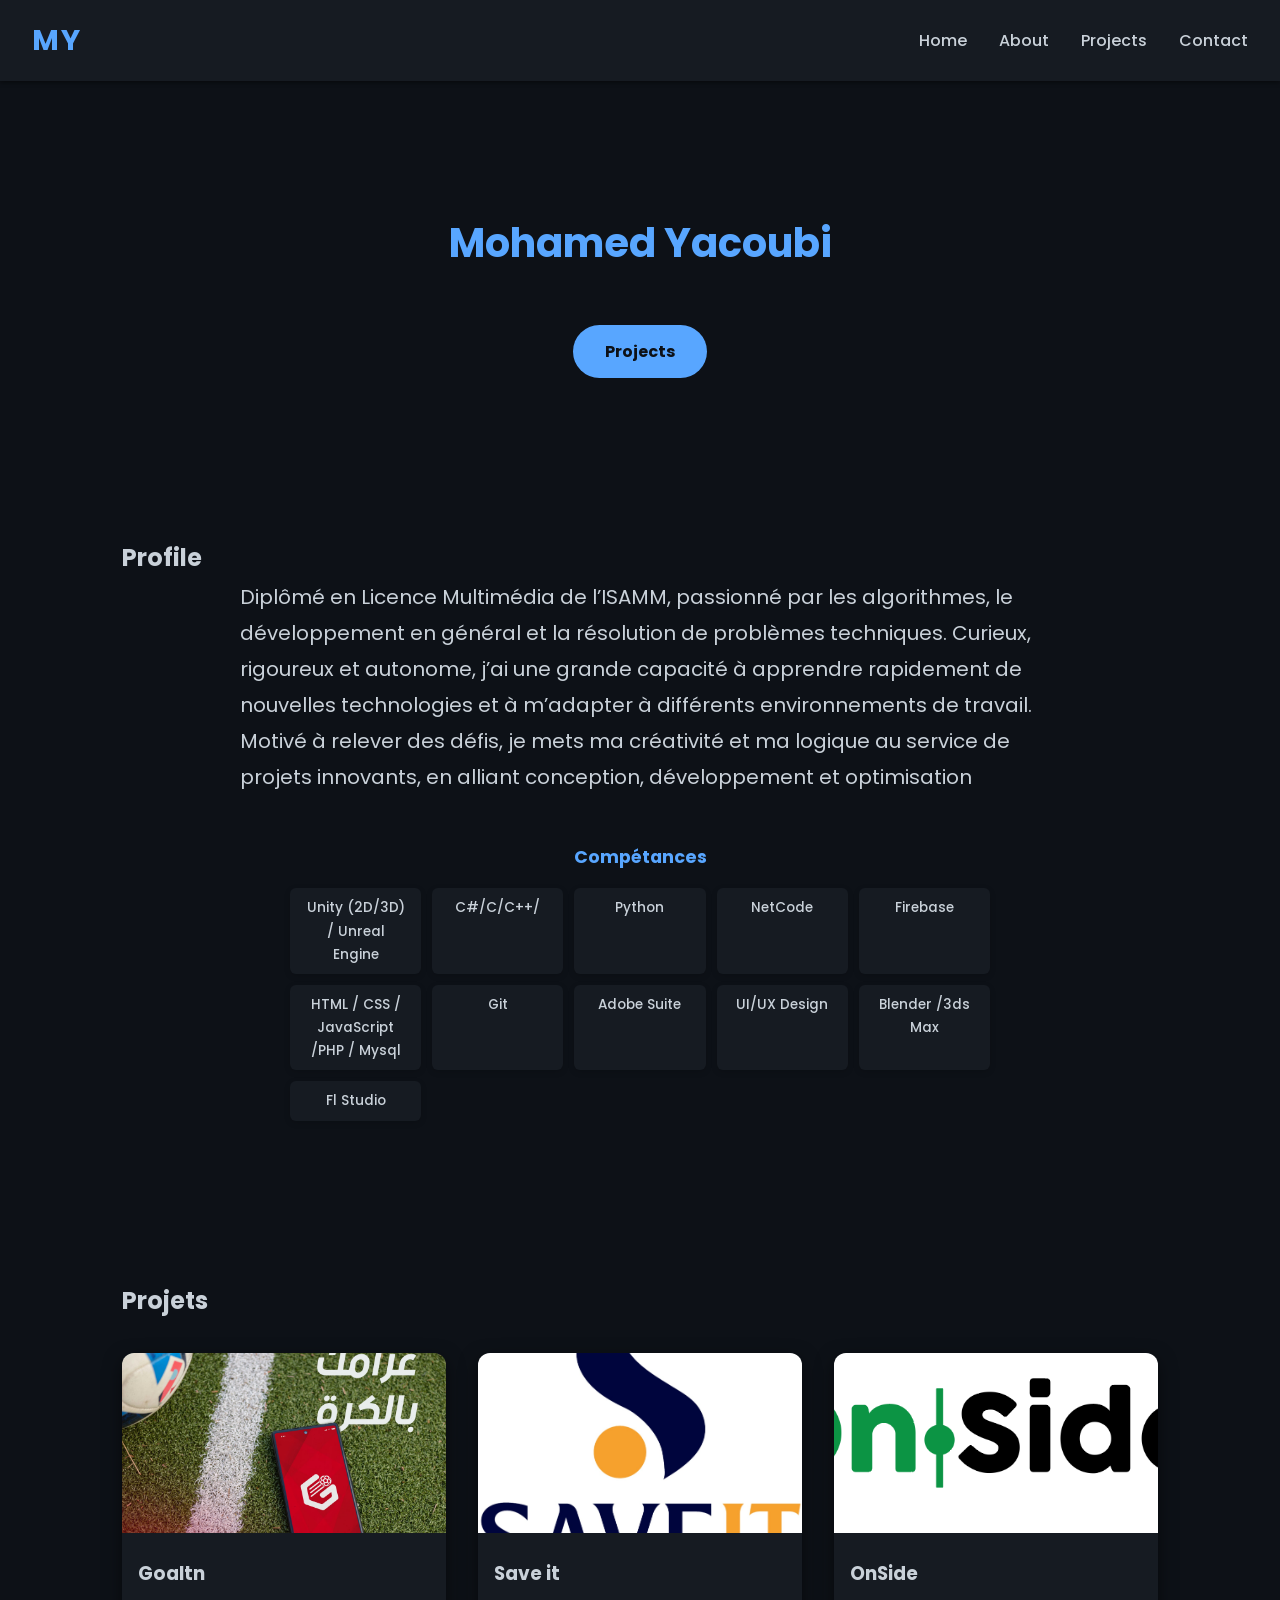
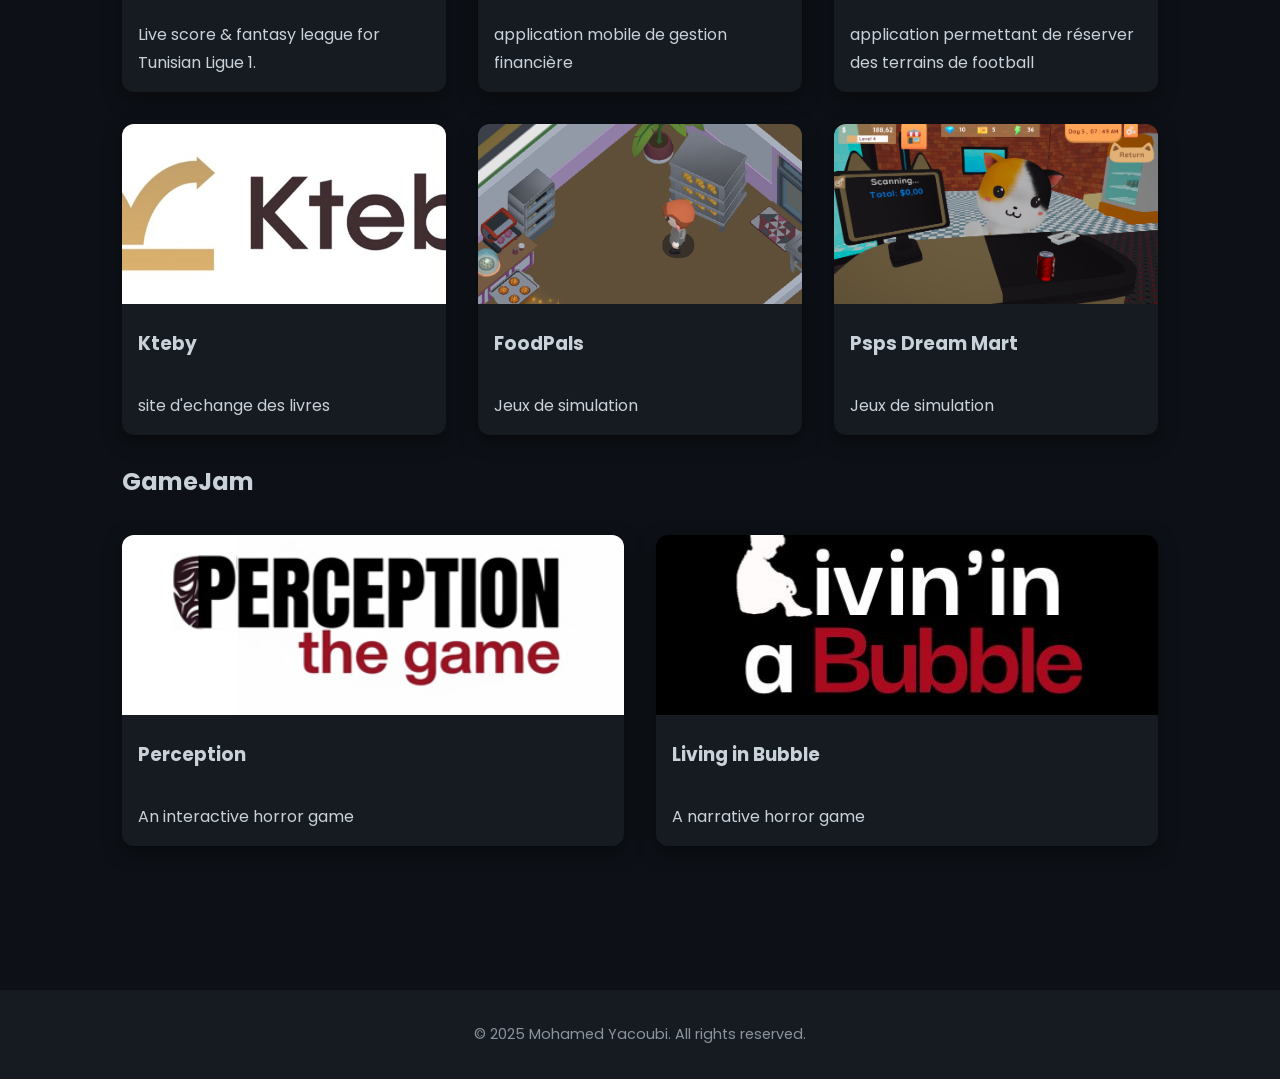
<file: index.html>
<!DOCTYPE html>
<html lang="en">
<head>
  <meta charset="UTF-8" />
  <meta name="viewport" content="width=device-width, initial-scale=1.0" />
  <title>Mohamed Yacoubi | Portfolio</title>
  <link rel="stylesheet" href="style.css" />
  <link href="https://fonts.googleapis.com/css2?family=Poppins:wght@400;600&display=swap" rel="stylesheet">
</head>
<body>

  <header>
    <nav>
      <div class="logo">MY</div>
      <ul class="nav-links">
        <li><a href="#home">Home</a></li>
        <li><a href="#about">About</a></li>
        <li><a href="#projects">Projects</a></li>
        <li><a href="#contact">Contact</a></li>
      </ul>
    </nav>
  </header>

  <section id="home" class="section">
    <h1><span>Mohamed Yacoubi</span></h1>
    <a href="#projects" class="btn">Projects</a>
  </section>

  <section id="about" class="section">
    <h2>Profile</h2>
    <div class="about-text">
      <p>
        Diplômé en Licence Multimédia de l’ISAMM, passionné par les algorithmes, le développement en général et la 
        résolution de problèmes techniques. Curieux, rigoureux et autonome, j’ai une grande capacité à apprendre 
        rapidement de nouvelles technologies et à m’adapter à différents environnements de travail. Motivé à relever des 
        défis, je mets ma créativité et ma logique au service de projets innovants, en alliant conception, développement et 
        optimisation
      </p>
   
    </div>
  
    <div class="skills">
      <h3>Compétances</h3>
      <ul class="skills-list">
        <li>Unity (2D/3D) / Unreal Engine</li>
        <li>C#/C/C++/ </li>
        <li>Python </li>
        <li>NetCode</li>
        <li>Firebase</li>
        <li>HTML / CSS / JavaScript /PHP / Mysql</li>
        <li>Git</li>
        <li>Adobe Suite</li>
        <li>UI/UX Design</li>
        <li>Blender /3ds Max</li>
        <li>Fl Studio </li>
      </ul>
    </div>
  
   
  </section>


  <section id="projects" class="section">
    <h2>Projets</h2>
    <div class="projects-grid">

        <a href="project1.html" class="project-card">
            <img src="images/project2.jpg" alt="Project 2" class="project-image" />
            <h3>Goaltn</h3>
            <p>Live score & fantasy league for Tunisian Ligue 1.</p>
          </a>



      <a href="project4.html" class="project-card">
        <img src="images/project4.jpg" alt="Project 4" class="project-image" />
        <h3> Save it</h3>
        <p> application mobile de gestion financière </p>
      </a>

      <a href="project5.html" class="project-card">
        <img src="images/project5.png" alt="Project 5" class="project-image" />
        <h3> OnSide</h3>
        <p> application permettant de réserver des terrains de football</p>
      </a>


      <a href="project10.html" class="project-card">
        <img src="images/project10.jpg" alt="Project 9" class="project-image" />
        <h3>Kteby</h3>
        <p>site d'echange des livres</p>
      </a>


      <a href="FoodPals.html" class="project-card">
        <img src="images/FoodPalsRush/1.png" alt="Project 1" class="project-image" />
        <h3>FoodPals</h3>
        <p>Jeux de simulation</p>
      </a>

      <a href="PspsDreamMart.html" class="project-card">
        <img src="images/PspsDreamMart/4.png" alt="Project 3" class="project-image" />
        <h3> Psps Dream Mart</h3>
        <p>Jeux de simulation</p>
      </a>

    </div>
<br>
    <h2>GameJam</h2>
    <div class="projects-grid">
      <a href="Perception.html" class="project-card">
        <img src="images/Perception/perception.png" alt="Project 1" class="project-image" />
        <h3>Perception</h3>
        <p>An interactive horror game</p>
      </a>

      <a href="project3.html" class="project-card">
        <img src="images/project3.jpg" alt="Project 3" class="project-image" />
        <h3> Living in Bubble</h3>
        <p>A narrative horror game</p>
      </a>

    </div>

   

  </section>


  <footer>
    <p>© 2025 Mohamed Yacoubi. All rights reserved.</p>
  </footer>

  <script src="script.js"></script>
</body>
</html>
</file>
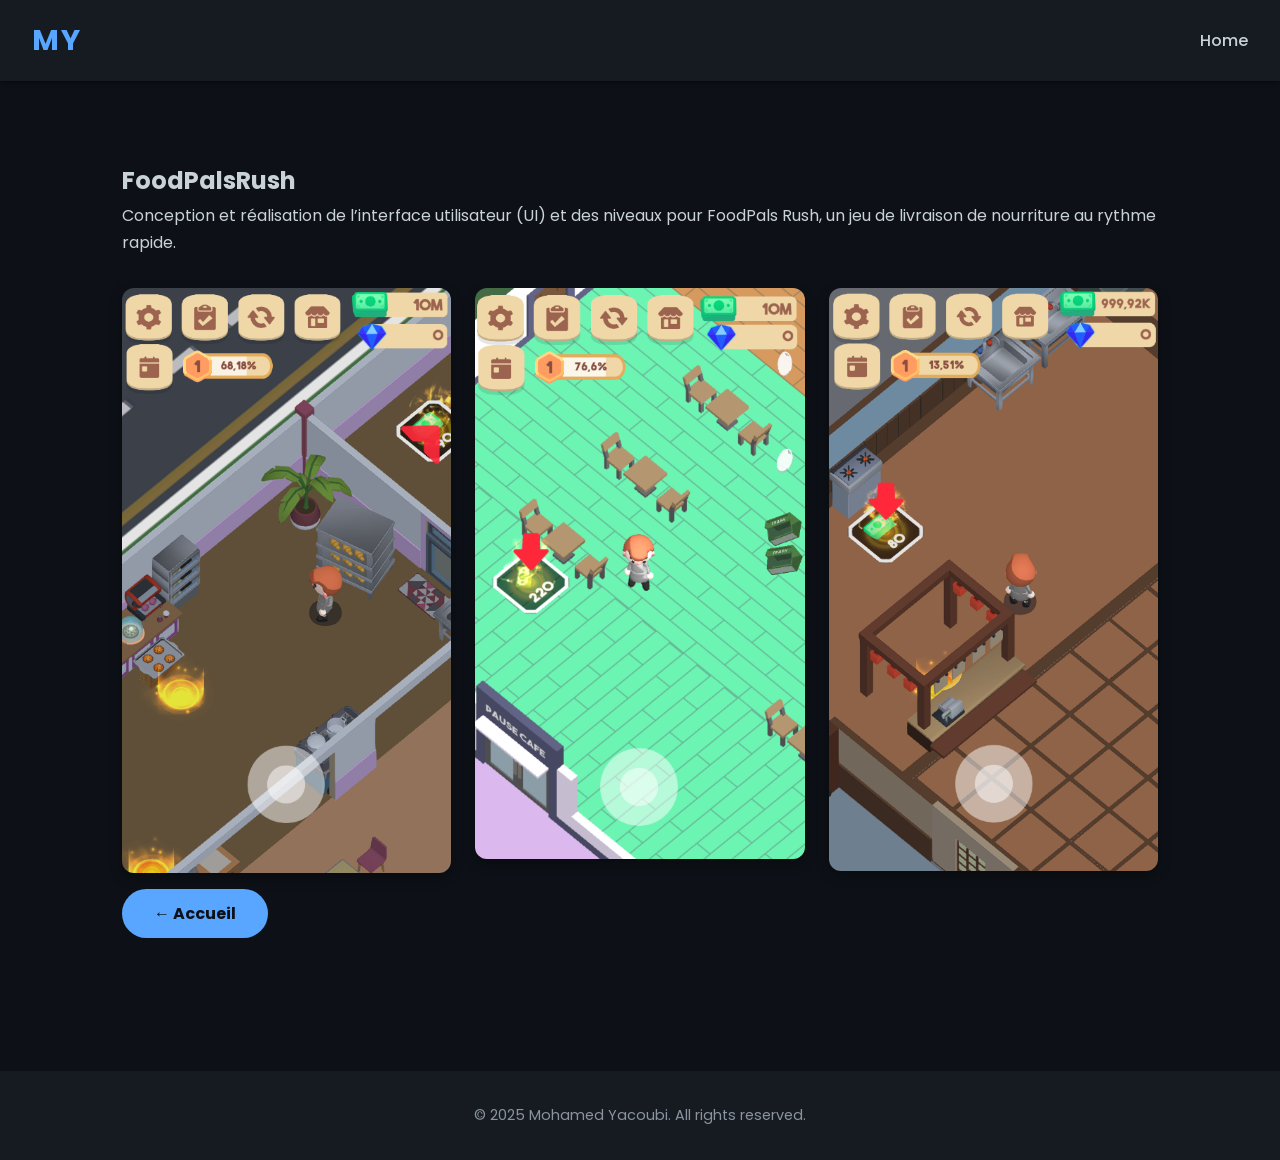
<file: FoodPals.html>
<!DOCTYPE html>
<html lang="en">
<head>
  <meta charset="UTF-8" />
  <meta name="viewport" content="width=device-width, initial-scale=1.0"/>
  <title>PspsDreamMart</title>
  <link rel="stylesheet" href="style.css" />
  <link href="https://fonts.googleapis.com/css2?family=Poppins:wght@400;600&display=swap" rel="stylesheet">
</head>
<body>

  <header>
    <nav>
      <div class="logo">MY</div>
      <ul class="nav-links">
        <li><a href="index.html#projects">Home</a></li>
      </ul>
    </nav>
  </header>

  <section class="section">
    <h2>FoodPalsRush</h2>
    <p>

        Conception et réalisation de l’interface utilisateur (UI) et des niveaux pour FoodPals Rush, 
un jeu de livraison de nourriture au rythme rapide.
    </p>

    <div class="project-gallery">
      <img src="images/FoodPalsRush/1.png" alt="Screenshot 1" />
      <img src="images/FoodPalsRush/2.png" alt="Screenshot 1" />
      <img src="images/FoodPalsRush/4.png" alt="Screenshot 1" />
    </div>


    <br>
    <a href="index.html#projects" class="btn" style="margin-top: 2rem;">← Accueil</a>
  </section>

  <footer>
    <p>© 2025 Mohamed Yacoubi. All rights reserved.</p>
  </footer>

</body>
</html>
</file>
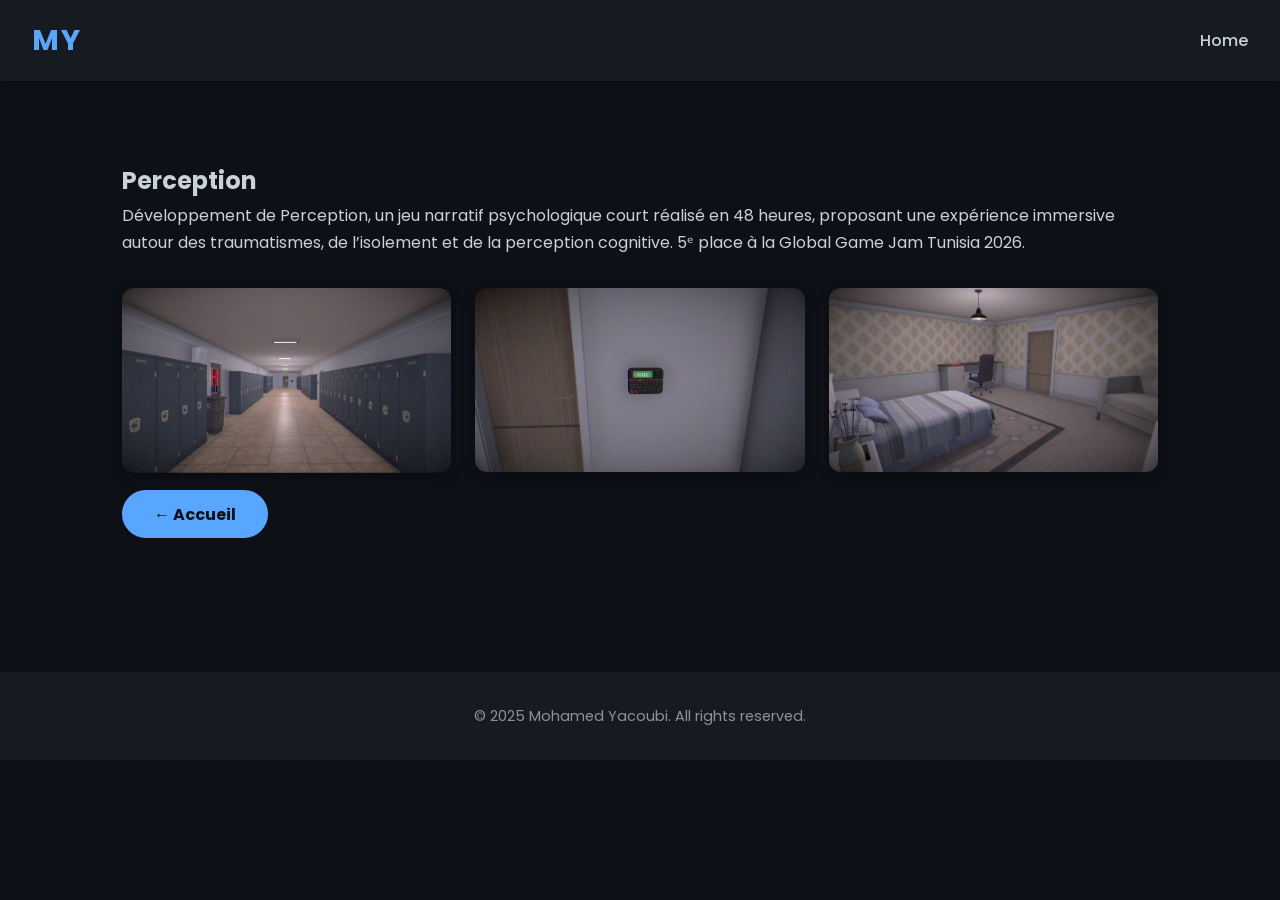
<file: Perception.html>
<!DOCTYPE html>
<html lang="en">
<head>
  <meta charset="UTF-8" />
  <meta name="viewport" content="width=device-width, initial-scale=1.0"/>
  <title>Perception</title>
  <link rel="stylesheet" href="style.css" />
  <link href="https://fonts.googleapis.com/css2?family=Poppins:wght@400;600&display=swap" rel="stylesheet">
</head>
<body>

  <header>
    <nav>
      <div class="logo">MY</div>
      <ul class="nav-links">
        <li><a href="index.html#projects">Home</a></li>
      </ul>
    </nav>
  </header>

  <section class="section">
    <h2>Perception</h2>
    <p>
      Développement de Perception, un jeu narratif psychologique court réalisé en 48 heures, 
proposant une expérience immersive autour des traumatismes, de l’isolement et de la 
perception cognitive. 5ᵉ place à la Global Game Jam Tunisia 2026.
    </p>

    <div class="project-gallery">
      <img src="images/Perception/1.png" alt="Screenshot 1" />
      <img src="images/Perception/2.png" alt="Screenshot 1" />
      <img src="images/Perception/3.png" alt="Screenshot 1" />
    </div>


    <br>
    <a href="index.html#projects" class="btn" style="margin-top: 2rem;">← Accueil</a>
  </section>

  <footer>
    <p>© 2025 Mohamed Yacoubi. All rights reserved.</p>
  </footer>

</body>
</html>
</file>
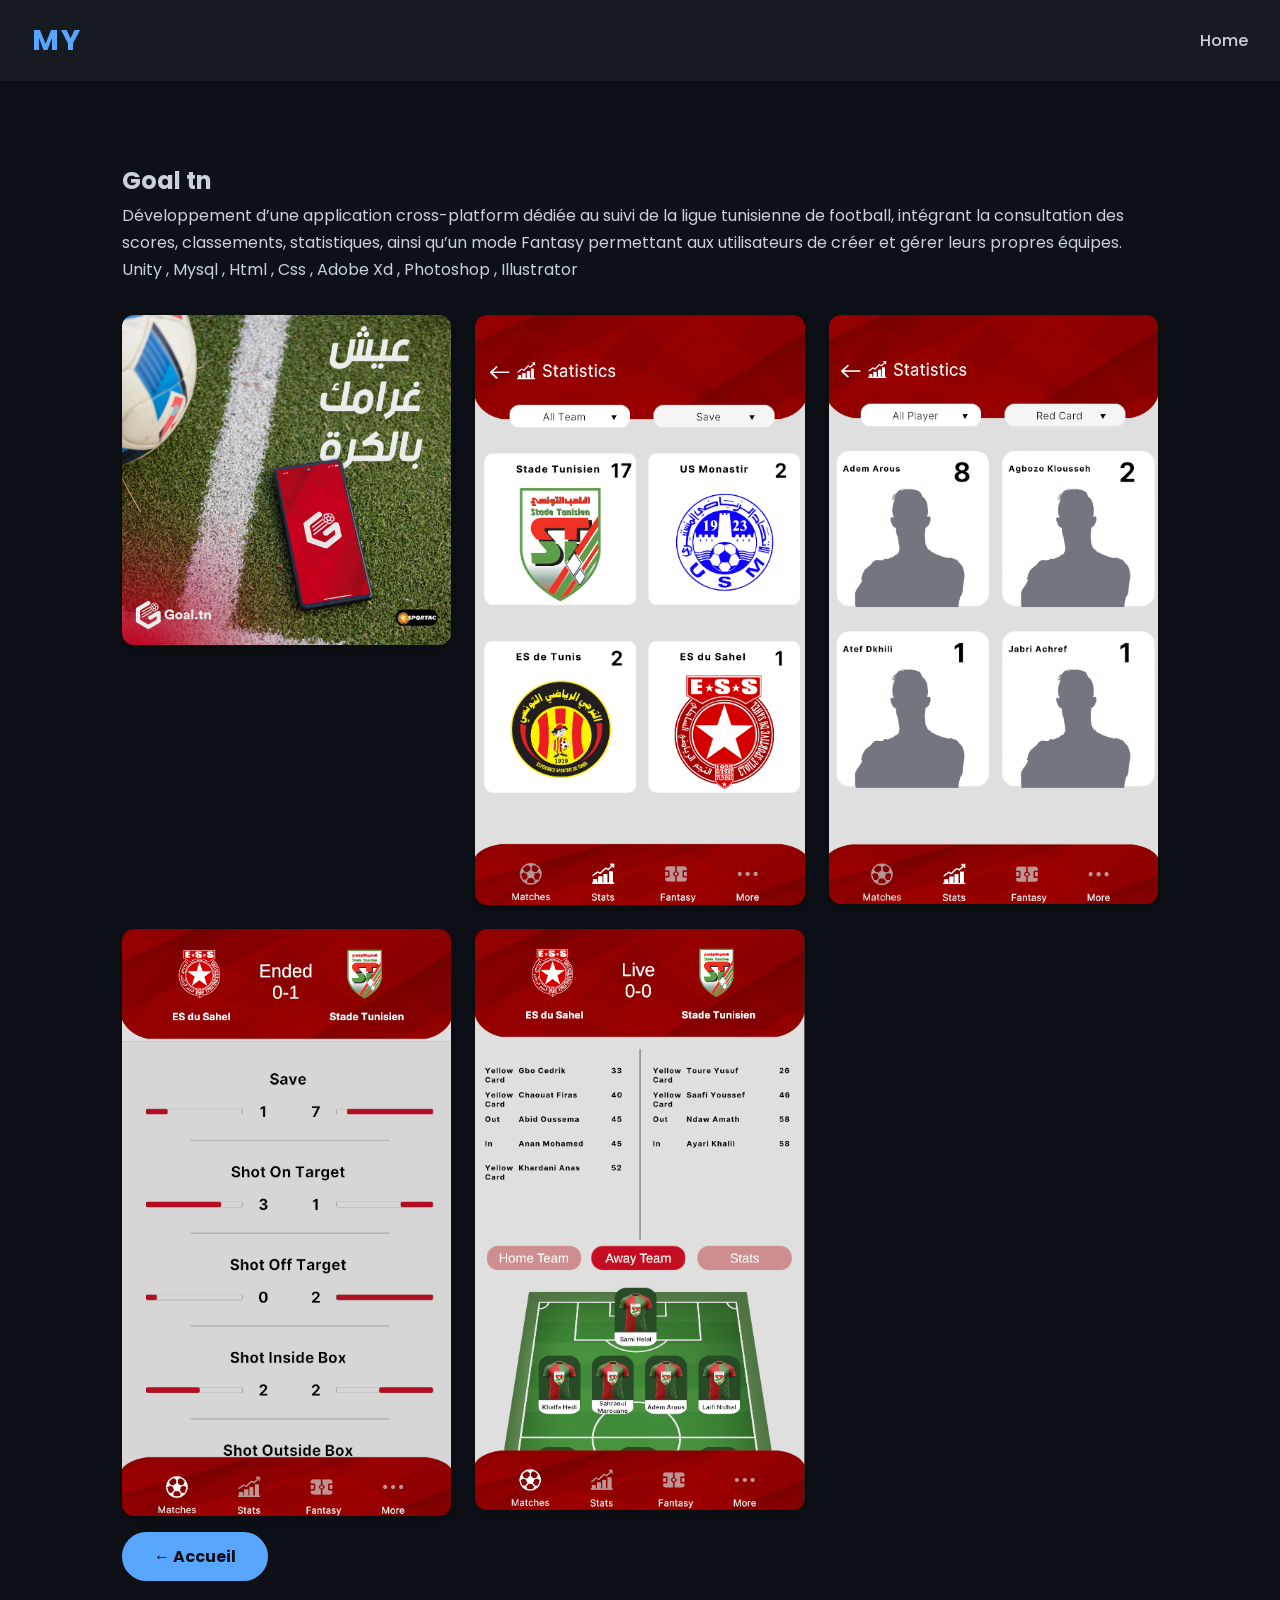
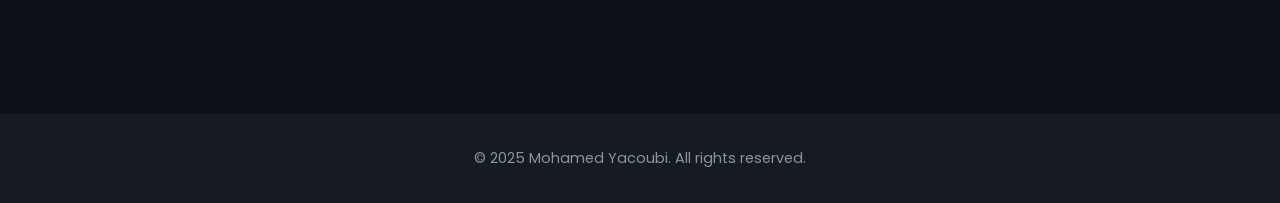
<file: project1.html>
<!DOCTYPE html>
<html lang="en">
<head>
  <meta charset="UTF-8" />
  <meta name="viewport" content="width=device-width, initial-scale=1.0"/>
  <title>Goal tn</title>
  <link rel="stylesheet" href="style.css" />
  <link href="https://fonts.googleapis.com/css2?family=Poppins:wght@400;600&display=swap" rel="stylesheet">
</head>
<body>

  <header>
    <nav>
      <div class="logo">MY</div>
      <ul class="nav-links">
        <li><a href="index.html#projects">Home</a></li>
      </ul>
    </nav>
  </header>

  <section class="section">
    <h2>Goal tn</h2>
    <p>

 Développement d’une application cross-platform dédiée au suivi de la ligue tunisienne 
de football, intégrant la consultation des scores, classements, statistiques, ainsi qu’un 
mode Fantasy permettant aux utilisateurs de créer et gérer leurs propres équipes.
 Unity , Mysql , Html , Css , Adobe Xd , Photoshop , Illustrator
    </p>

    <div class="project-gallery">
      <img src="images/project2.jpg" alt="Screenshot 1" />
      <img src="images/project2b.png" alt="Screenshot 2" />
      <img src="images/project2c.png" alt="Screenshot 3" />
      <img src="images/project2d.png" alt="Screenshot 4" />
      <img src="images/project2e.png" alt="Screenshot 5" />
    </div>


    <br>
    <a href="index.html#projects" class="btn" style="margin-top: 2rem;">← Accueil</a>
  </section>

  <footer>
    <p>© 2025 Mohamed Yacoubi. All rights reserved.</p>
  </footer>

</body>
</html>
</file>
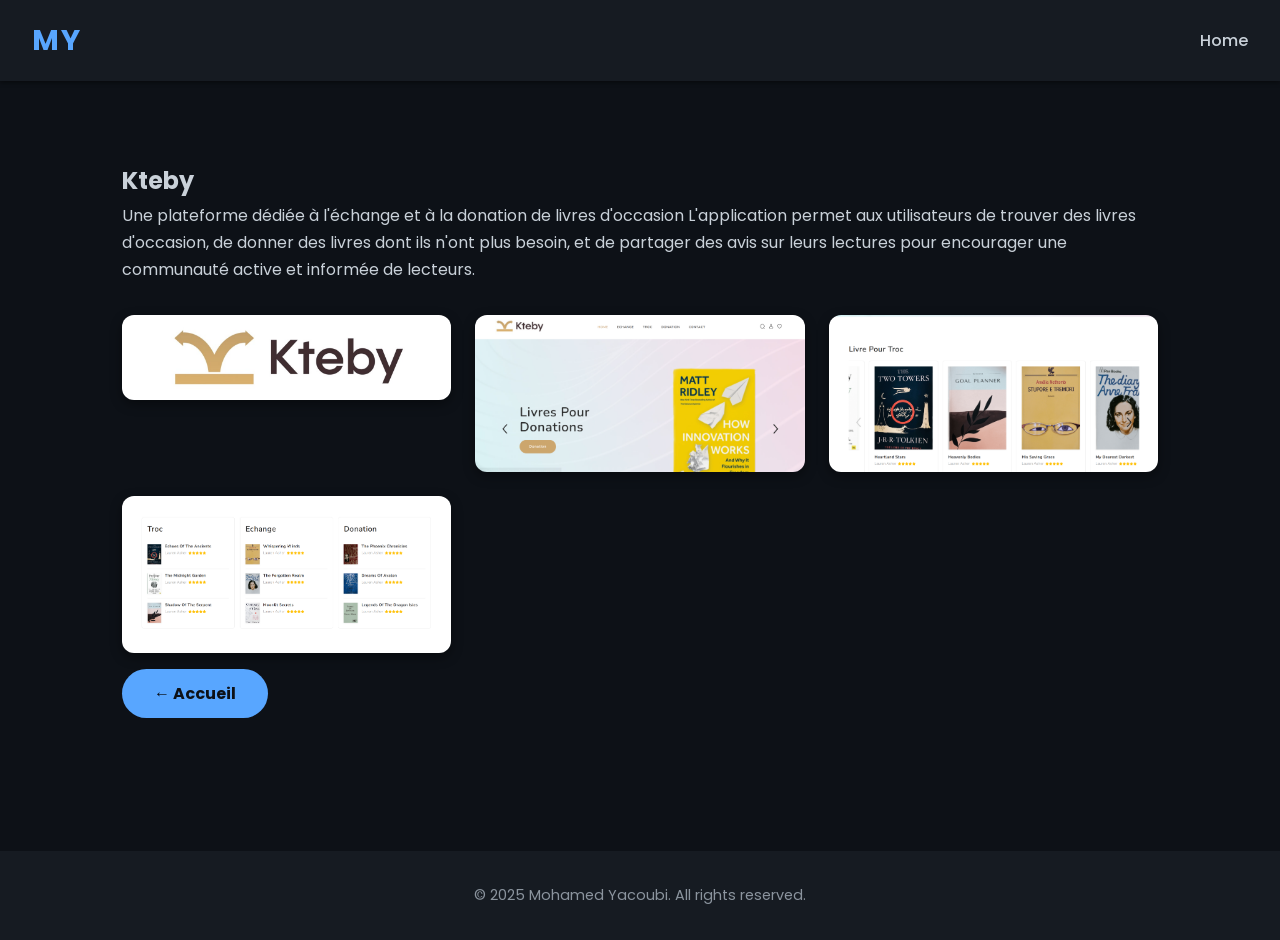
<file: project10.html>
<!DOCTYPE html>
<html lang="en">
<head>
  <meta charset="UTF-8" />
  <meta name="viewport" content="width=device-width, initial-scale=1.0"/>
  <title>Behind the Screen: Parasocial</title>
  <link rel="stylesheet" href="style.css" />
  <link href="https://fonts.googleapis.com/css2?family=Poppins:wght@400;600&display=swap" rel="stylesheet">
</head>
<body>

  <header>
    <nav>
      <div class="logo">MY</div>
      <ul class="nav-links">
        <li><a href="index.html#projects">Home</a></li>
      </ul>
    </nav>
  </header>

  <section class="section">
    <h2>Kteby</h2>
    <p>
      Une plateforme dédiée à l'échange et à la donation de livres d'occasion L'application permet aux utilisateurs de trouver des livres d'occasion, de donner des livres dont ils n'ont plus besoin, et de partager des avis sur leurs lectures pour encourager une communauté active et informée de lecteurs.

    </p>

    <div class="project-gallery">
      <img src="images/project10.jpg" alt="Screenshot 1" />
      <img src="images/project10b.png" alt="Screenshot 2" />
      <img src="images/project10c.png" alt="Screenshot 2" />
      <img src="images/project10d.png" alt="Screenshot 2" />
    </div>


    <br>
    <a href="index.html#projects" class="btn" style="margin-top: 2rem;">← Accueil</a>
  </section>

  <footer>
    <p>© 2025 Mohamed Yacoubi. All rights reserved.</p>
  </footer>

</body>
</html>
</file>
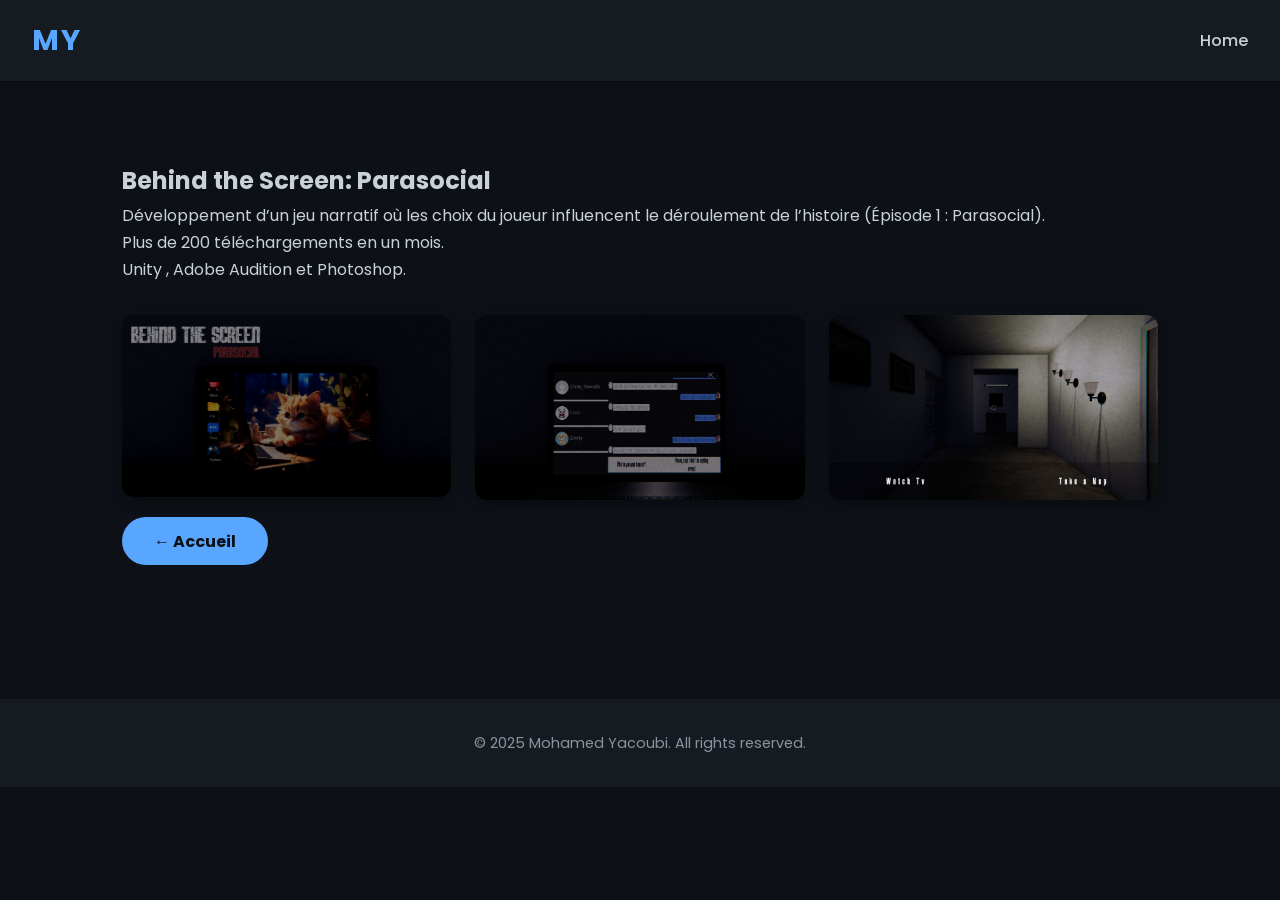
<file: project2.html>
<!DOCTYPE html>
<html lang="en">
<head>
  <meta charset="UTF-8" />
  <meta name="viewport" content="width=device-width, initial-scale=1.0"/>
  <title>Behind the Screen: Parasocial</title>
  <link rel="stylesheet" href="style.css" />
  <link href="https://fonts.googleapis.com/css2?family=Poppins:wght@400;600&display=swap" rel="stylesheet">
</head>
<body>

  <header>
    <nav>
      <div class="logo">MY</div>
      <ul class="nav-links">
        <li><a href="index.html#projects">Home</a></li>
      </ul>
    </nav>
  </header>

  <section class="section">
    <h2>Behind the Screen: Parasocial</h2>
    <p>
        Développement d’un jeu narratif où les choix du joueur influencent le déroulement de 
        l’histoire (Épisode 1 : Parasocial). <br>
        Plus de 200 téléchargements en un mois. <br>
        Unity , Adobe Audition et Photoshop.
    </p>

    <div class="project-gallery">
      <img src="images/project1.jpg" alt="Screenshot 1" />
      <img src="images/project1b.png" alt="Screenshot 2" />
      <img src="images/project1c.png" alt="Screenshot 3" />
    </div>


    <br>
    <a href="index.html#projects" class="btn" style="margin-top: 2rem;">← Accueil</a>
  </section>

  <footer>
    <p>© 2025 Mohamed Yacoubi. All rights reserved.</p>
  </footer>

</body>
</html>
</file>
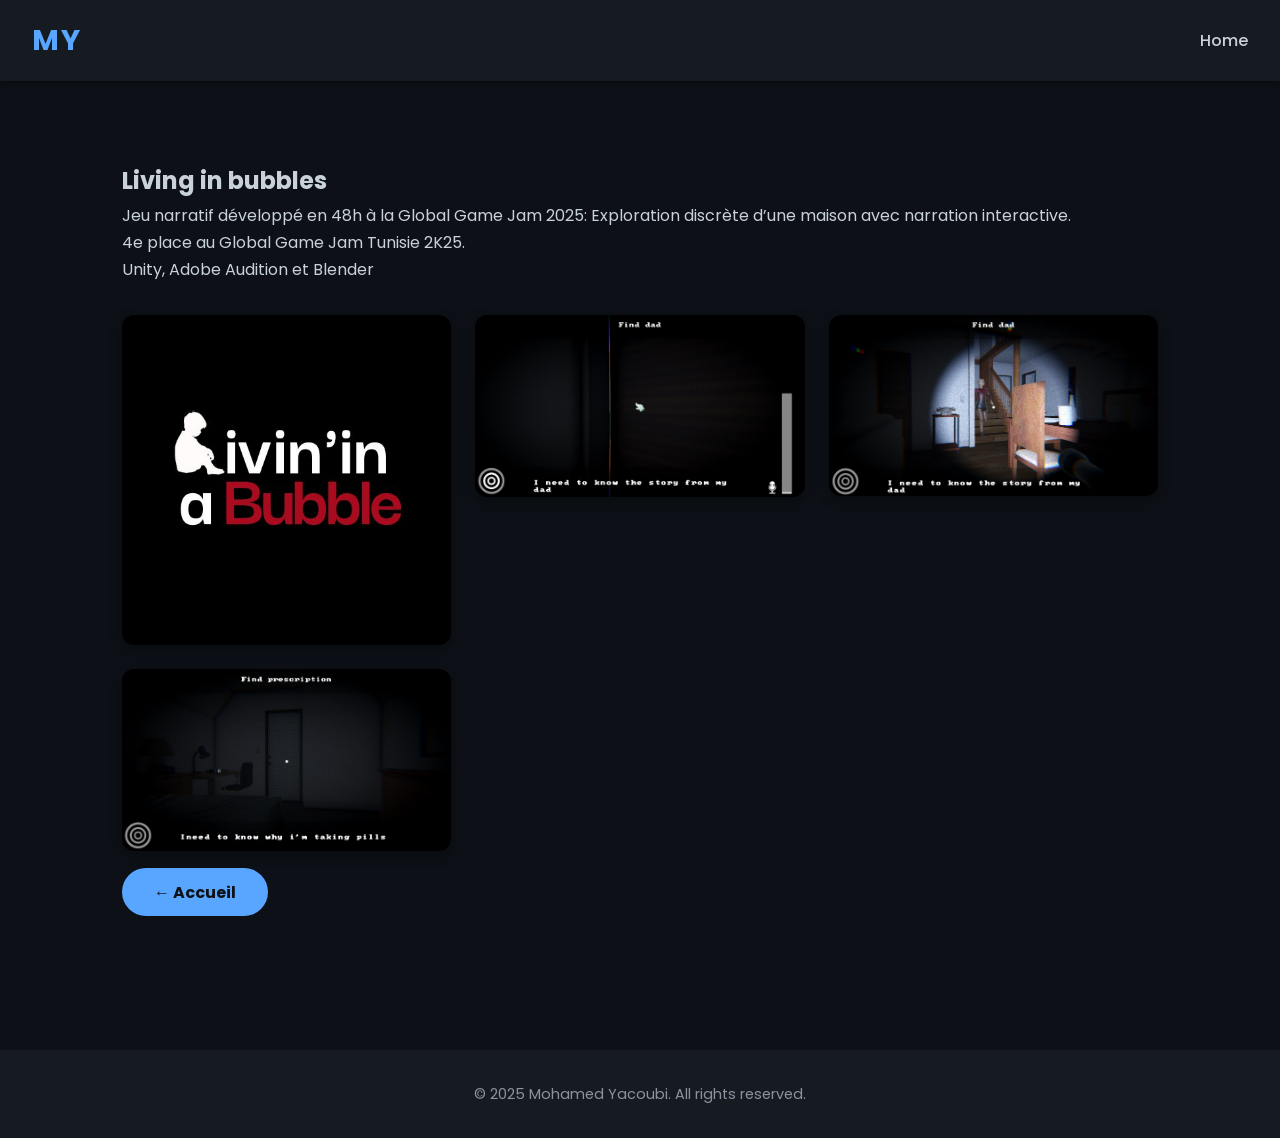
<file: project3.html>
<!DOCTYPE html>
<html lang="en">
<head>
  <meta charset="UTF-8" />
  <meta name="viewport" content="width=device-width, initial-scale=1.0"/>
  <title>Living in bubbles</title>
  <link rel="stylesheet" href="style.css" />
  <link href="https://fonts.googleapis.com/css2?family=Poppins:wght@400;600&display=swap" rel="stylesheet">
</head>
<body>

  <header>
    <nav>
      <div class="logo">MY</div>
      <ul class="nav-links">
        <li><a href="index.html#projects">Home</a></li>
      </ul>
    </nav>
  </header>

  <section class="section">
    <h2>Living in bubbles</h2>
    <p>
      Jeu narratif développé en 48h à la Global Game Jam 2025: Exploration discrète d’une 
      maison avec narration interactive.  <br>
      4e place au Global Game Jam Tunisie 2K25.  <br>
      Unity, Adobe Audition et Blender
    </p>

    <div class="project-gallery">
      <img src="images/project3.jpg" alt="Screenshot 1" />
      <img src="images/project3b.png" alt="Screenshot 2" />
      <img src="images/project3c.png" alt="Screenshot 3" />
      <img src="images/project3d.png" alt="Screenshot 4" />
    </div>


    <br>
    <a href="index.html#projects" class="btn" style="margin-top: 2rem;">← Accueil</a>
  </section>

  <footer>
    <p>© 2025 Mohamed Yacoubi. All rights reserved.</p>
  </footer>

</body>
</html>
</file>
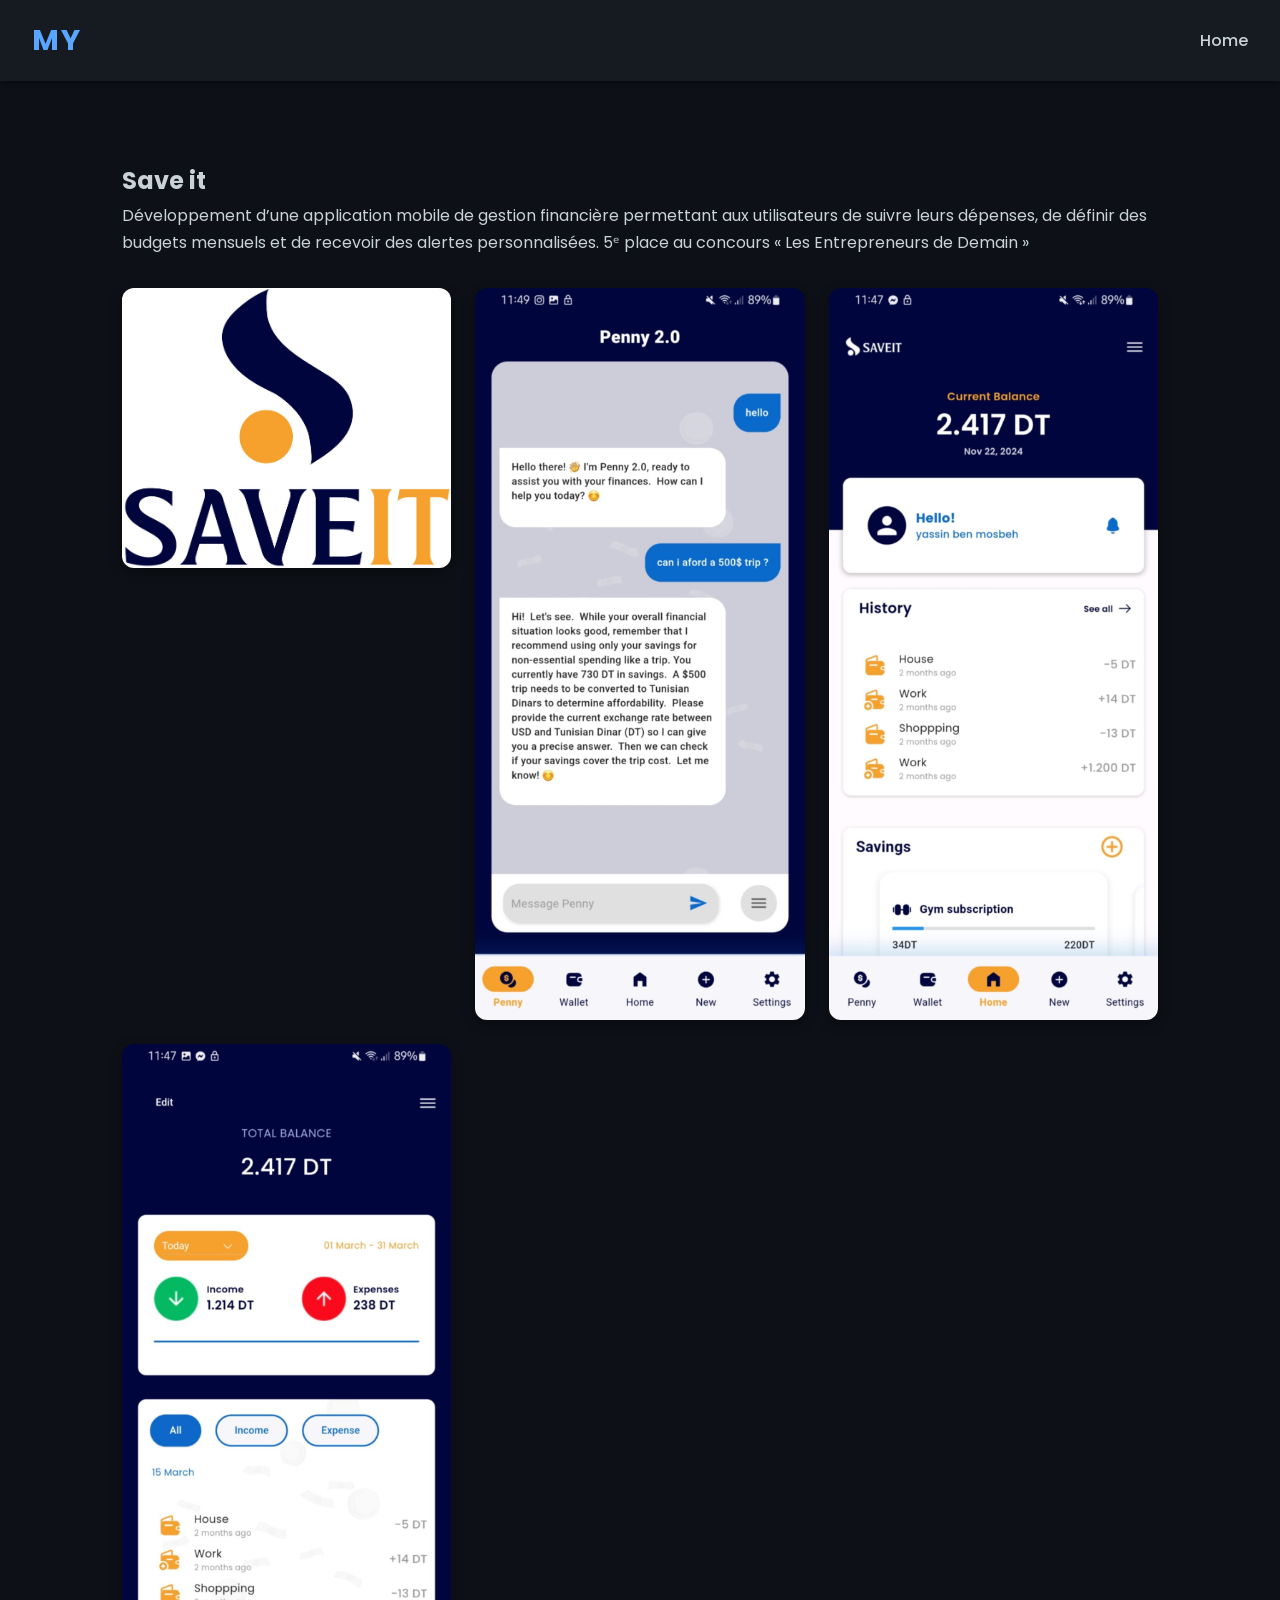
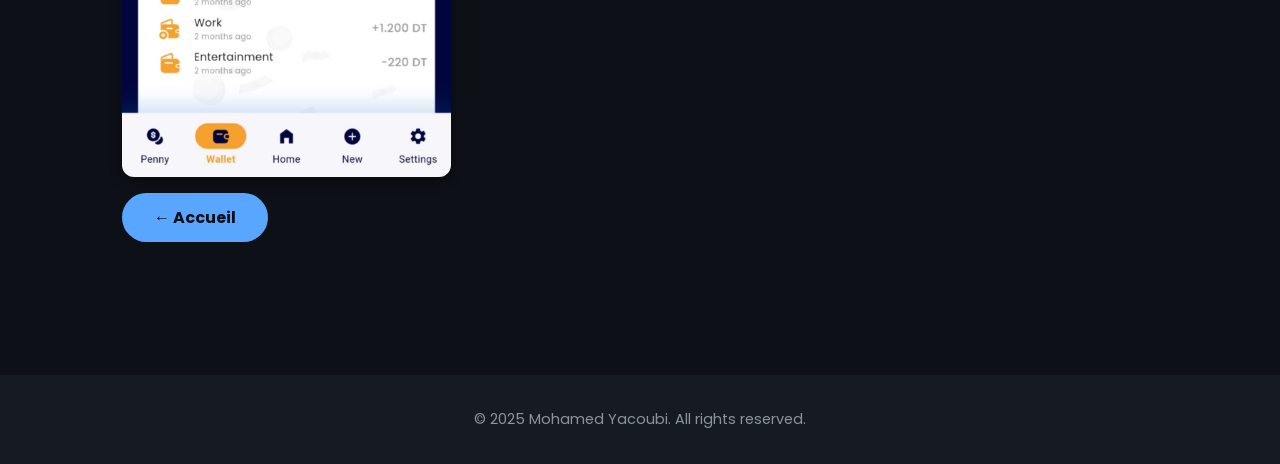
<file: project4.html>
<!DOCTYPE html>
<html lang="en">
<head>
  <meta charset="UTF-8" />
  <meta name="viewport" content="width=device-width, initial-scale=1.0"/>
  <title>Save it</title>
  <link rel="stylesheet" href="style.css" />
  <link href="https://fonts.googleapis.com/css2?family=Poppins:wght@400;600&display=swap" rel="stylesheet">
</head>
<body>

  <header>
    <nav>
      <div class="logo">MY</div>
      <ul class="nav-links">
        <li><a href="index.html#projects">Home</a></li>
      </ul>
    </nav>
  </header>

  <section class="section">
    <h2>Save it</h2>
    <p>
      Développement d’une application mobile de gestion financière permettant aux 
      utilisateurs de suivre leurs dépenses, de définir des budgets mensuels et de recevoir des 
      alertes personnalisées.
      5ᵉ place au concours « Les Entrepreneurs de Demain »
    </p>

    <div class="project-gallery">
      <img src="images/project4.jpg" alt="Screenshot 1" />
      <img src="images/project4b.jpg" alt="Screenshot 2" />
      <img src="images/project4c.jpg" alt="Screenshot 3" />
      <img src="images/project4d.jpg" alt="Screenshot 4" />
    </div>
    <p>

    <br>
    <a href="index.html#projects" class="btn" style="margin-top: 2rem;">← Accueil</a>
  </section>

  <footer>
    <p>© 2025 Mohamed Yacoubi. All rights reserved.</p>
  </footer>

</body>
</html>
</file>
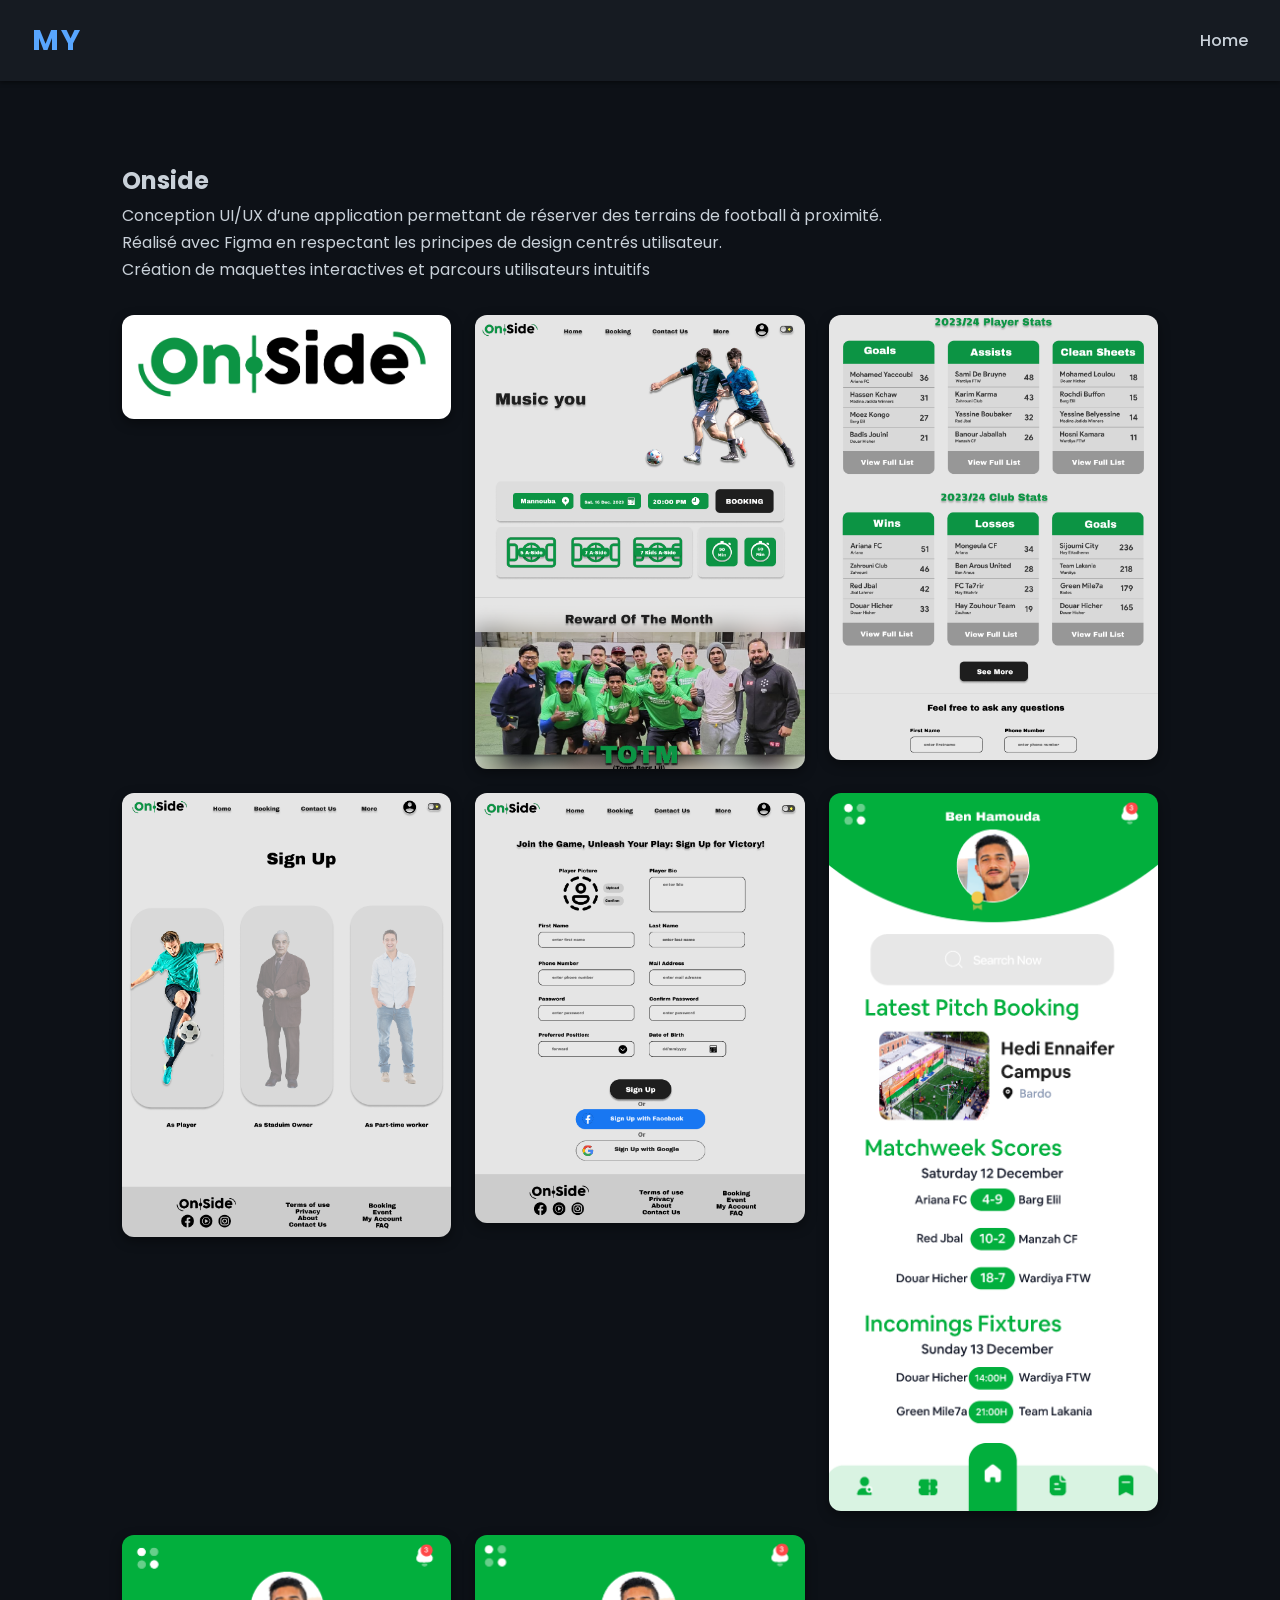
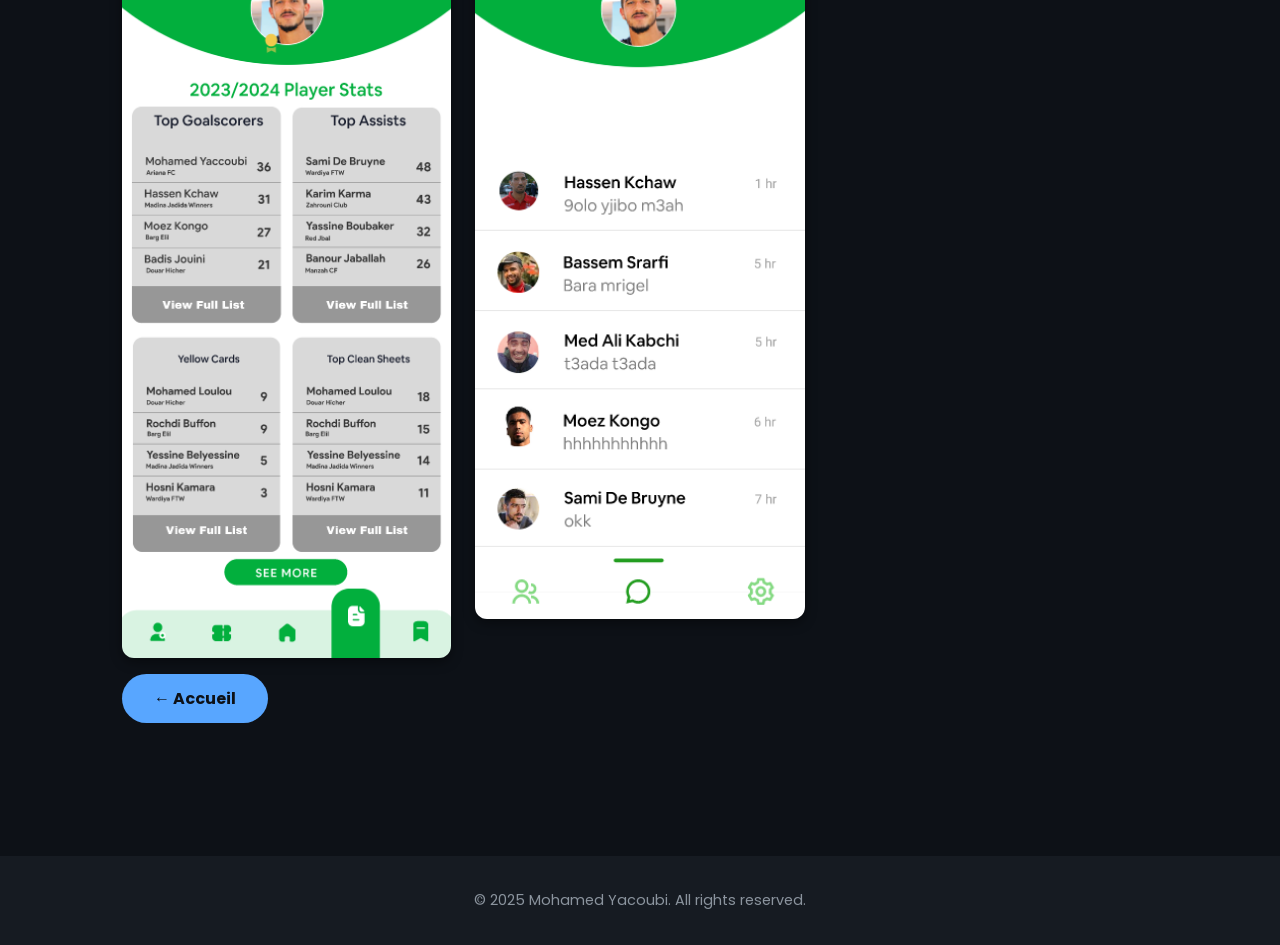
<file: project5.html>
<!DOCTYPE html>
<html lang="en">
<head>
  <meta charset="UTF-8" />
  <meta name="viewport" content="width=device-width, initial-scale=1.0"/>
  <title>Onside</title>
  <link rel="stylesheet" href="style.css" />
  <link href="https://fonts.googleapis.com/css2?family=Poppins:wght@400;600&display=swap" rel="stylesheet">
</head>
<body>

  <header>
    <nav>
      <div class="logo">MY</div>
      <ul class="nav-links">
        <li><a href="index.html#projects">Home</a></li>
      </ul>
    </nav>
  </header>

  <section class="section">
    <h2>Onside</h2>
    <p>
      Conception UI/UX d’une application permettant de réserver des terrains de football à 
proximité.<br>
 Réalisé avec Figma en respectant les principes de design centrés utilisateur.<br>
 Création de maquettes interactives et parcours utilisateurs intuitifs<br>
    </p>

    <div class="project-gallery">
      <img src="images/project5.png" alt="Screenshot 1" />
      <img src="images/project5b.png" alt="Screenshot 2" />
      <img src="images/project5c.png" alt="Screenshot 3" />
      <img src="images/project5d.png" alt="Screenshot 3" />
      <img src="images/project5e.png" alt="Screenshot 3" />
      <img src="images/project5f.png" alt="Screenshot 3" />
      <img src="images/project5g.png" alt="Screenshot 3" />
      <img src="images/project5h.png" alt="Screenshot 3" />
    </div>

    <br>
    <a href="index.html#projects" class="btn" style="margin-top: 2rem;">← Accueil</a>
  </section>

  <footer>
    <p>© 2025 Mohamed Yacoubi. All rights reserved.</p>
  </footer>

</body>
</html>
</file>
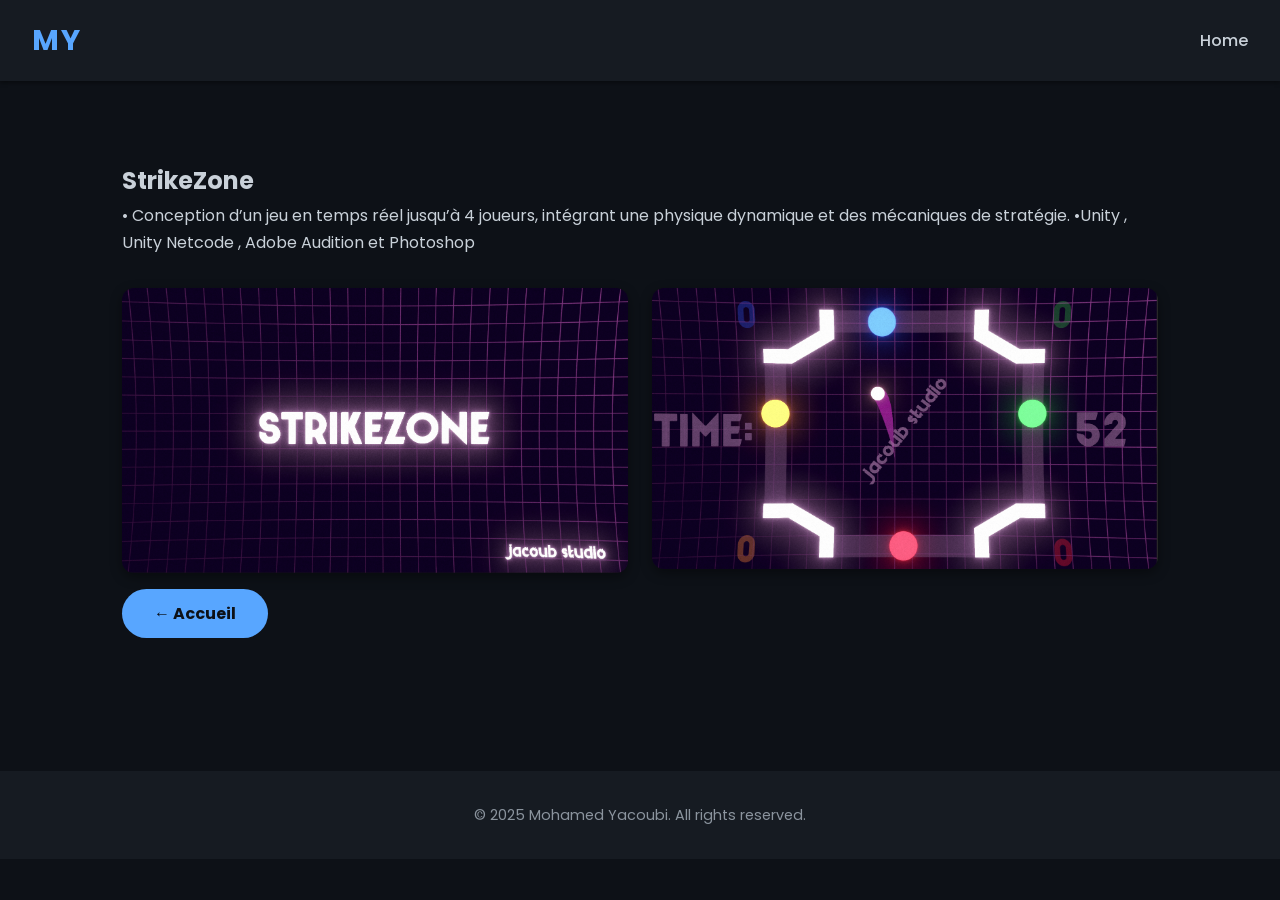
<file: project6.html>
<!DOCTYPE html>
<html lang="en">
<head>
  <meta charset="UTF-8" />
  <meta name="viewport" content="width=device-width, initial-scale=1.0"/>
  <title>Behind the Screen: Parasocial</title>
  <link rel="stylesheet" href="style.css" />
  <link href="https://fonts.googleapis.com/css2?family=Poppins:wght@400;600&display=swap" rel="stylesheet">
</head>
<body>

  <header>
    <nav>
      <div class="logo">MY</div>
      <ul class="nav-links">
        <li><a href="index.html#projects">Home</a></li>
      </ul>
    </nav>
  </header>

  <section class="section">
    <h2>StrikeZone</h2>
    <p>
      •
      Conception d’un jeu en temps réel jusqu’à 4 joueurs, intégrant une physique 
     dynamique et des mécaniques de stratégie. 
     •Unity , Unity Netcode , Adobe Audition et Photoshop
    </p>

    <div class="project-gallery">
      <img src="images/project6.png" alt="Screenshot 1" />
      <img src="images/project6b.png" alt="Screenshot 2" />
    </div>


    <br>
    <a href="index.html#projects" class="btn" style="margin-top: 2rem;">← Accueil</a>
  </section>

  <footer>
    <p>© 2025 Mohamed Yacoubi. All rights reserved.</p>
  </footer>

</body>
</html>
</file>
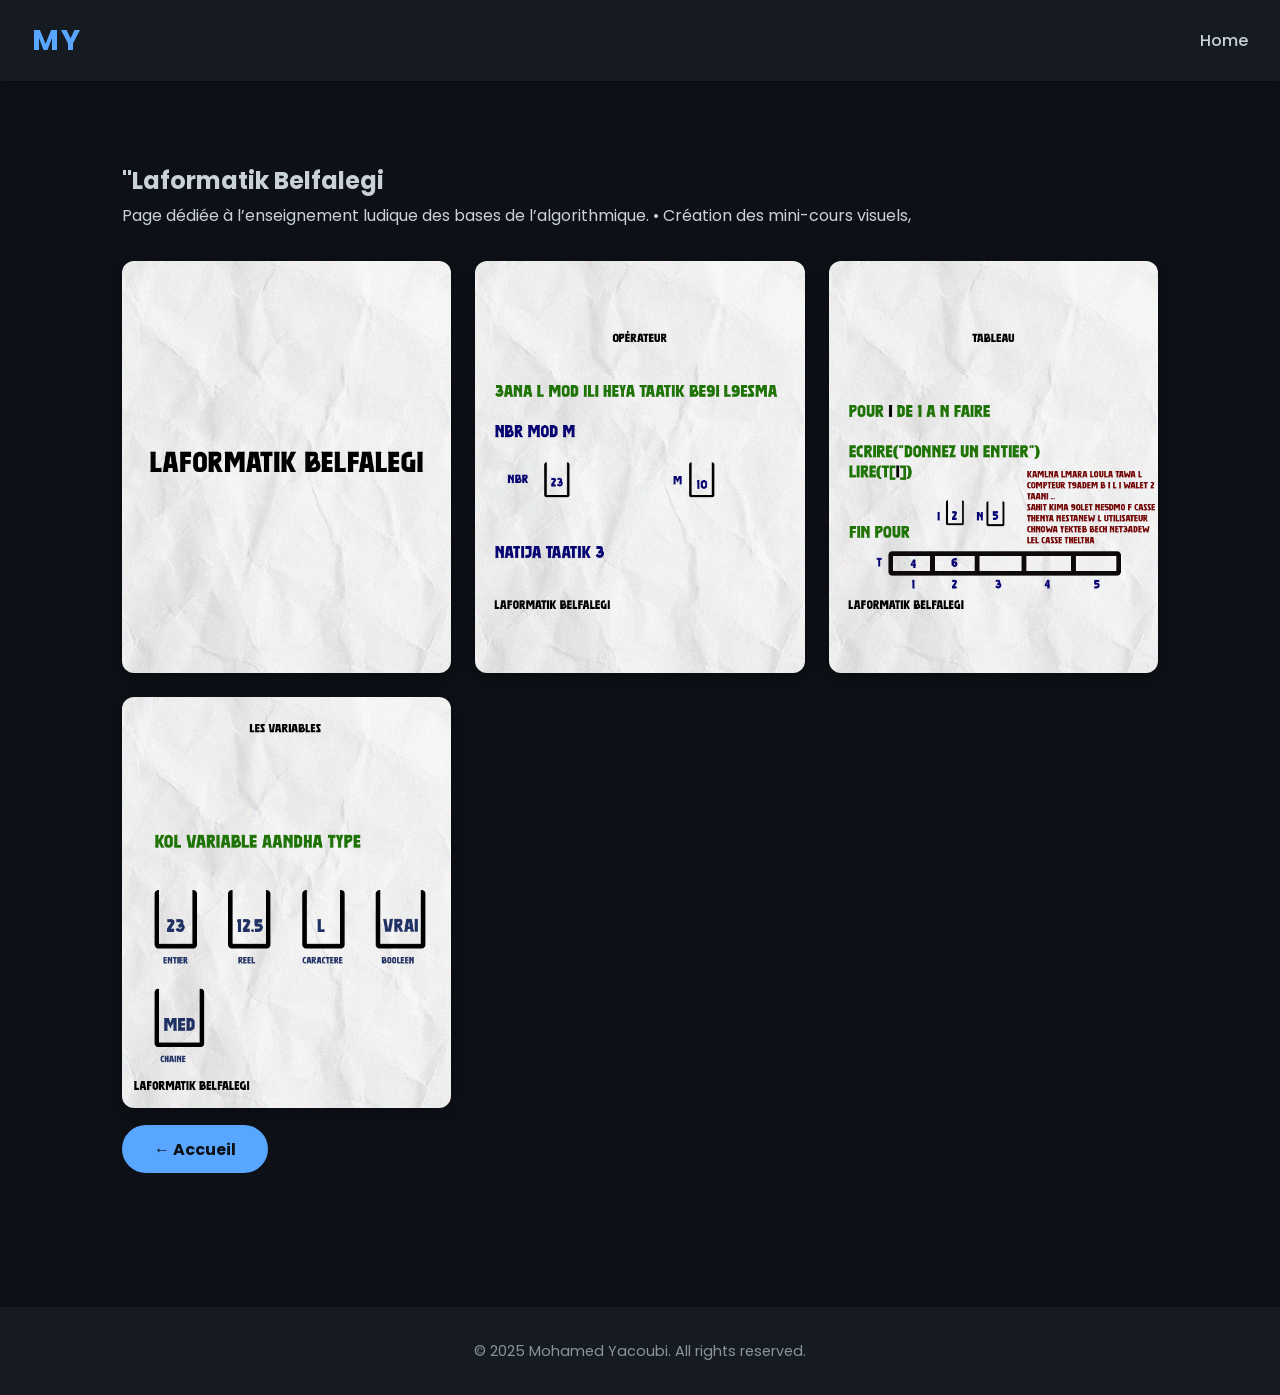
<file: project7.html>
<!DOCTYPE html>
<html lang="en">
<head>
  <meta charset="UTF-8" />
  <meta name="viewport" content="width=device-width, initial-scale=1.0"/>
  <title>Behind the Screen: Parasocial</title>
  <link rel="stylesheet" href="style.css" />
  <link href="https://fonts.googleapis.com/css2?family=Poppins:wght@400;600&display=swap" rel="stylesheet">
</head>
<body>

  <header>
    <nav>
      <div class="logo">MY</div>
      <ul class="nav-links">
        <li><a href="index.html#projects">Home</a></li>
      </ul>
    </nav>
  </header>

  <section class="section">
    <h2>"Laformatik Belfalegi</h2>
    <p>
      Page dédiée à l’enseignement ludique des bases de l’algorithmique.
 •
 Création des mini-cours visuels,
    </p>

    <div class="project-gallery">
      <img src="images/project7.jpg" alt="Screenshot 1" />
      <img src="images/project7b.jpg" alt="Screenshot 2" />
      <img src="images/project7c.jpg" alt="Screenshot 2" />
      <img src="images/project7d.jpg" alt="Screenshot 2" />
    </div>


    <br>
    <a href="index.html#projects" class="btn" style="margin-top: 2rem;">← Accueil</a>
  </section>

  <footer>
    <p>© 2025 Mohamed Yacoubi. All rights reserved.</p>
  </footer>

</body>
</html>
</file>
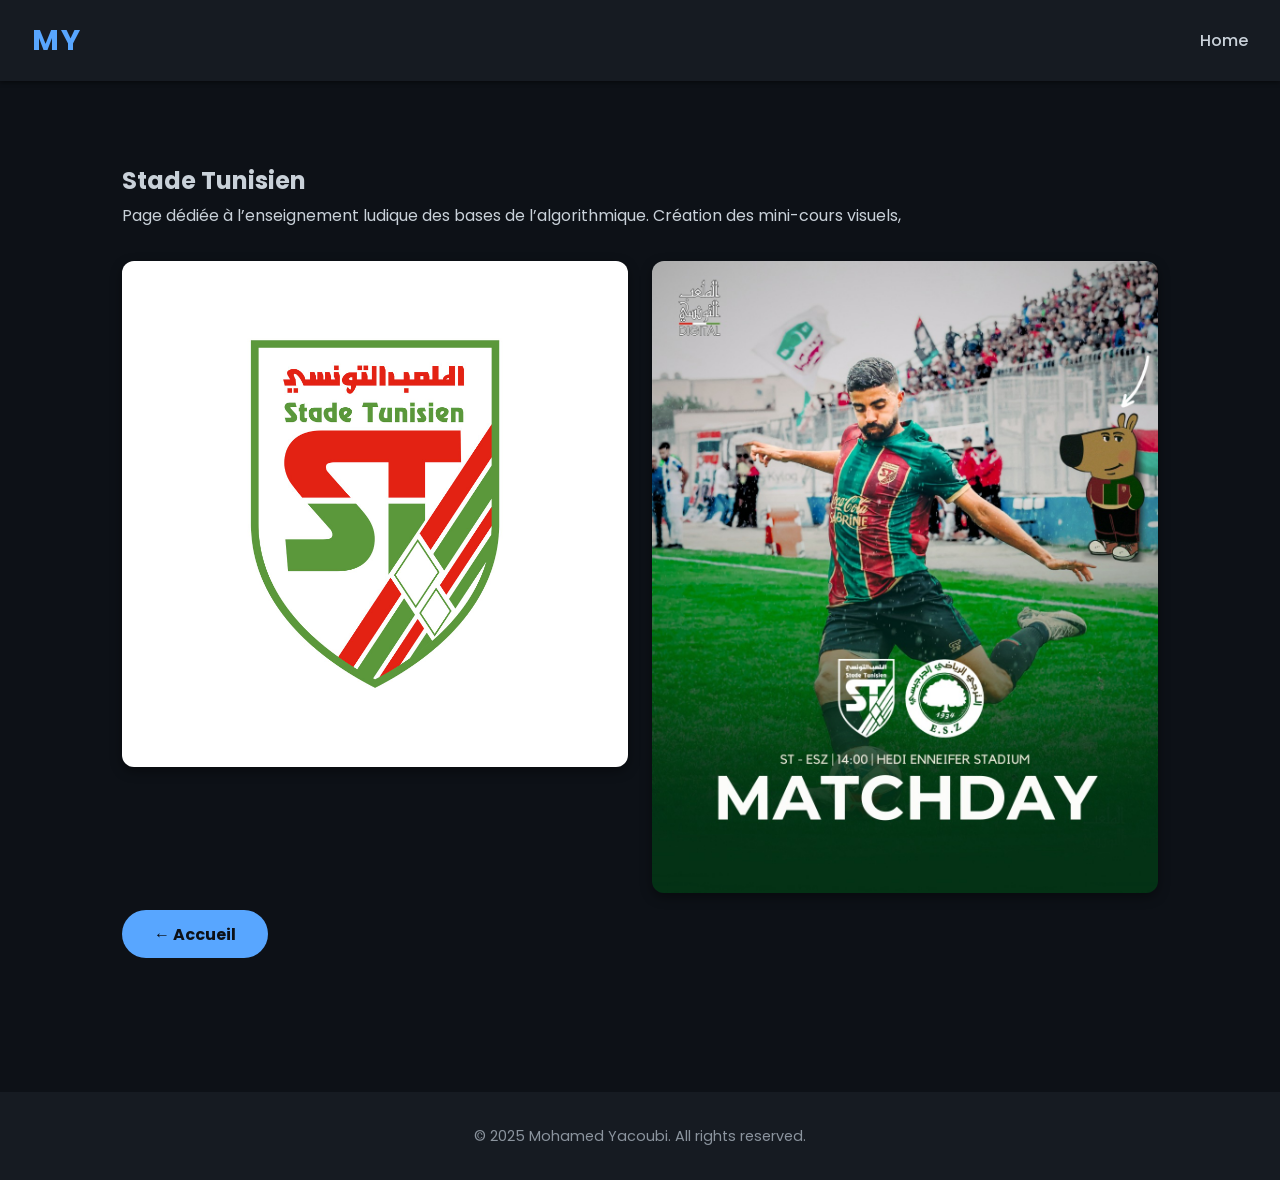
<file: project8.html>
<!DOCTYPE html>
<html lang="en">
<head>
  <meta charset="UTF-8" />
  <meta name="viewport" content="width=device-width, initial-scale=1.0"/>
  <title>Behind the Screen: Parasocial</title>
  <link rel="stylesheet" href="style.css" />
  <link href="https://fonts.googleapis.com/css2?family=Poppins:wght@400;600&display=swap" rel="stylesheet">
</head>
<body>

  <header>
    <nav>
      <div class="logo">MY</div>
      <ul class="nav-links">
        <li><a href="index.html#projects">Home</a></li>
      </ul>
    </nav>
  </header>

  <section class="section">
    <h2>Stade Tunisien</h2>
    <p>
      Page dédiée à l’enseignement ludique des bases de l’algorithmique.
 Création des mini-cours visuels,
    </p>

    <div class="project-gallery">
      <img src="images/project8.jpg" alt="Screenshot 1" />
      <img src="images/project8b.jpg" alt="Screenshot 2" />

    </div>


    <br>
    <a href="index.html#projects" class="btn" style="margin-top: 2rem;">← Accueil</a>
  </section>

  <footer>
    <p>© 2025 Mohamed Yacoubi. All rights reserved.</p>
  </footer>

</body>
</html>
</file>
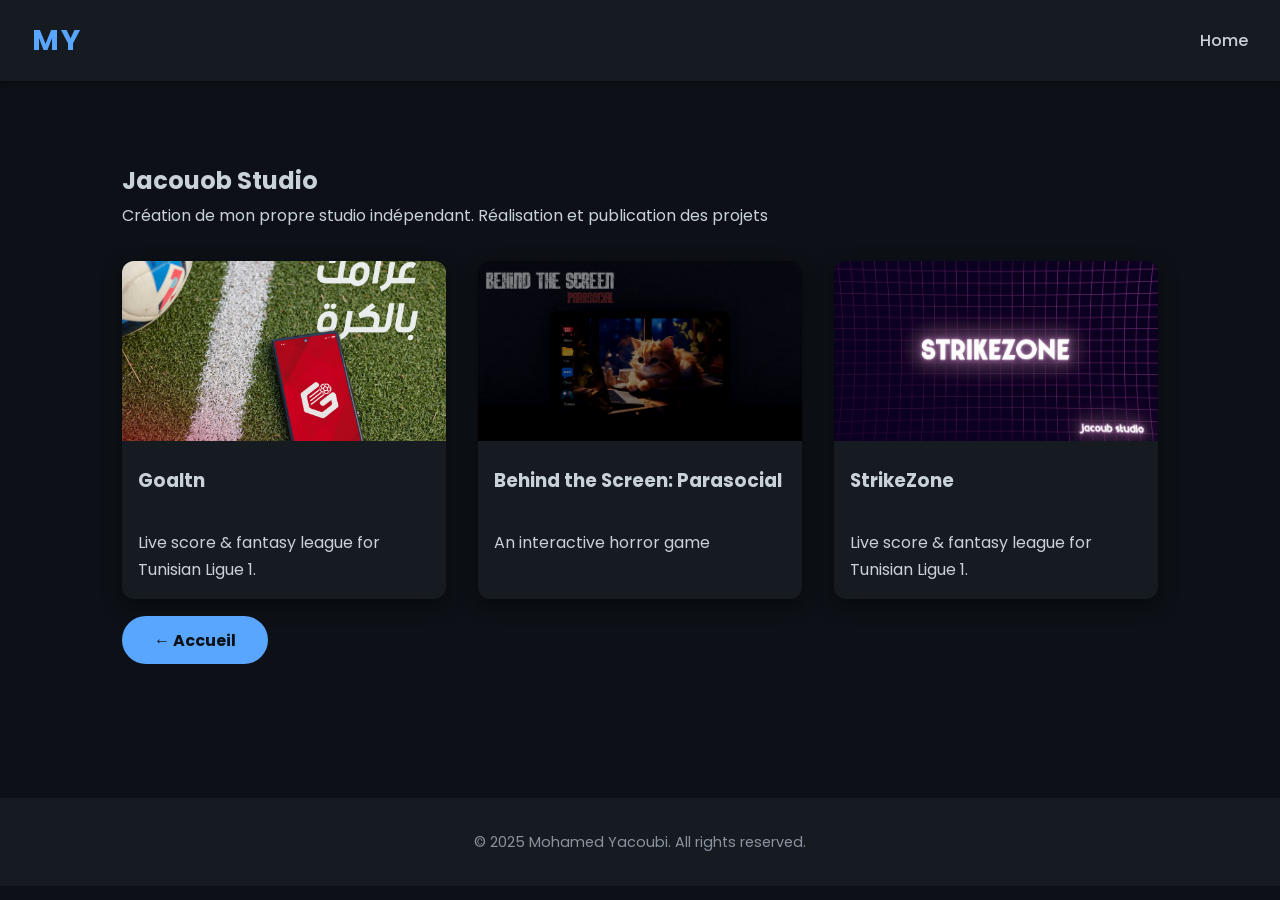
<file: project9.html>
<!DOCTYPE html>
<html lang="en">
<head>
  <meta charset="UTF-8" />
  <meta name="viewport" content="width=device-width, initial-scale=1.0" />
  <title>Mohamed Yacoubi | Portfolio</title>
  <link rel="stylesheet" href="style.css" />
  <link href="https://fonts.googleapis.com/css2?family=Poppins:wght@400;600&display=swap" rel="stylesheet">
</head>
<body>

  <header>
    <nav>
      <div class="logo">MY</div>
      <ul class="nav-links">
        <li><a href="index.html#projects">Home</a></li>
      </ul>
    </nav>
  </header>




  <section id="projects" class="section">
    <h2>Jacouob Studio</h2>
    <p>
      Création de mon propre studio indépendant.
      Réalisation et publication des projets
    </p>
    <div class="projects-grid">

        <a href="project1.html" class="project-card">
            <img src="images/project2.jpg" alt="Project 2" class="project-image" />
            <h3>Goaltn</h3>
            <p>Live score & fantasy league for Tunisian Ligue 1.</p>
          </a>

      <a href="project2.html" class="project-card">
        <img src="images/project1.jpg" alt="Project 1" class="project-image" />
        <h3>Behind the Screen: Parasocial</h3>
        <p>An interactive horror game</p>
      </a>



      <a href="project6.html" class="project-card">
        <img src="images/project6.png" alt="Project 6" class="project-image" />
        <h3>  StrikeZone</h3>
        <p>Live score & fantasy league for Tunisian Ligue 1.</p>
      </a>



    </div> <br>
    <a href="index.html#projects" class="btn" style="margin-top: 2rem;">← Accueil</a>
  </section>

  

  <footer>
    <p>© 2025 Mohamed Yacoubi. All rights reserved.</p>
  </footer>

  <script src="script.js"></script>
</body>
</html>
</file>
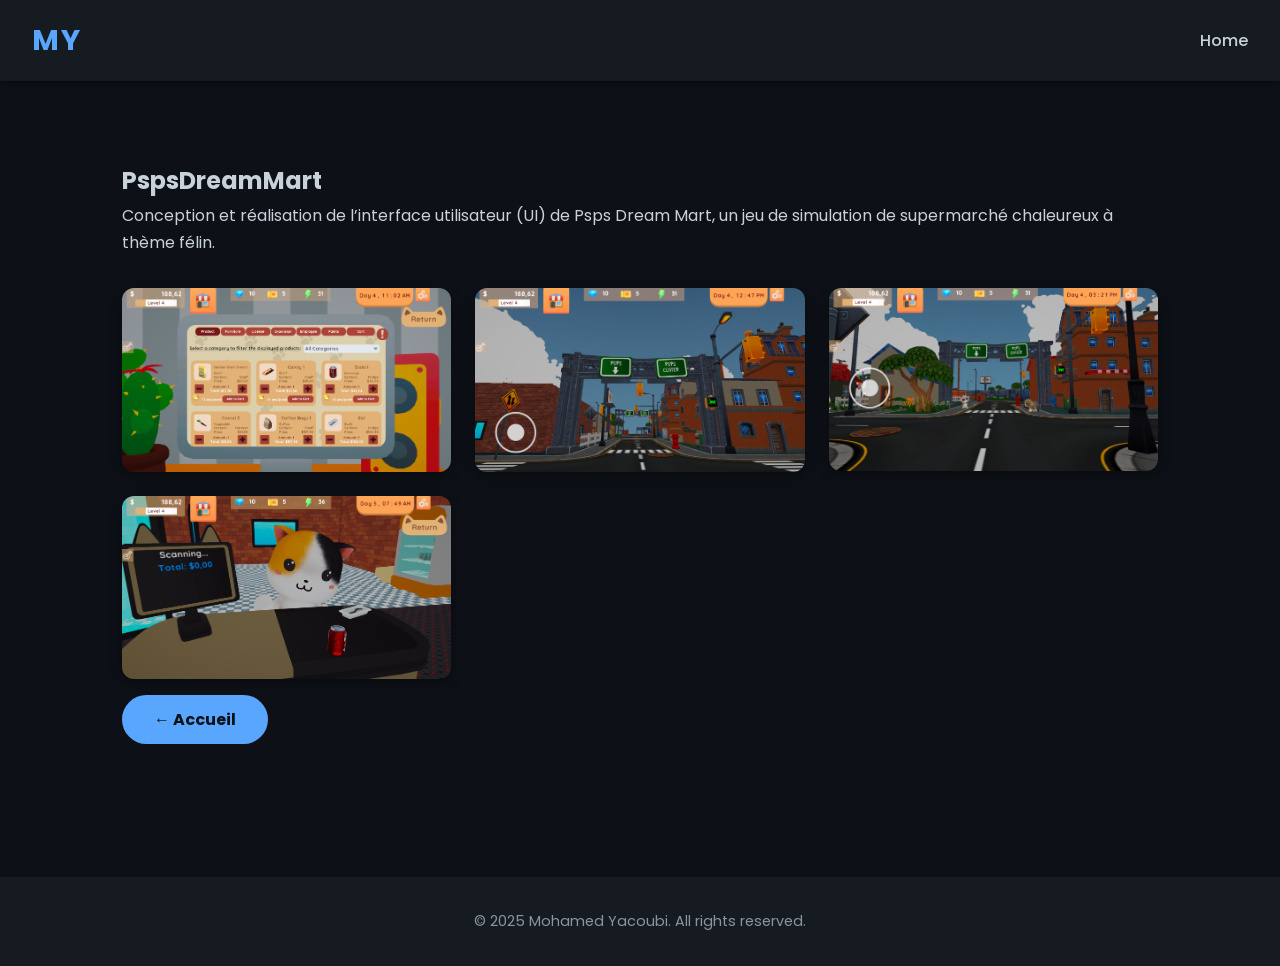
<file: PspsDreamMart.html>
<!DOCTYPE html>
<html lang="en">
<head>
  <meta charset="UTF-8" />
  <meta name="viewport" content="width=device-width, initial-scale=1.0"/>
  <title>PspsDreamMart</title>
  <link rel="stylesheet" href="style.css" />
  <link href="https://fonts.googleapis.com/css2?family=Poppins:wght@400;600&display=swap" rel="stylesheet">
</head>
<body>

  <header>
    <nav>
      <div class="logo">MY</div>
      <ul class="nav-links">
        <li><a href="index.html#projects">Home</a></li>
      </ul>
    </nav>
  </header>

  <section class="section">
    <h2>PspsDreamMart</h2>
    <p>

        Conception et réalisation de l’interface utilisateur (UI) de Psps Dream Mart, un jeu de 
        simulation de supermarché chaleureux à thème félin.
    </p>

    <div class="project-gallery">
      <img src="images/PspsDreamMart/1.png" alt="Screenshot 1" />
      <img src="images/PspsDreamMart/2.png" alt="Screenshot 1" />
      <img src="images/PspsDreamMart/3.png" alt="Screenshot 1" />
      <img src="images/PspsDreamMart/4.png" alt="Screenshot 1" />
    </div>


    <br>
    <a href="index.html#projects" class="btn" style="margin-top: 2rem;">← Accueil</a>
  </section>

  <footer>
    <p>© 2025 Mohamed Yacoubi. All rights reserved.</p>
  </footer>

</body>
</html>
</file>
<file: style.css>
/* Base */
* {
    margin: 0;
    padding: 0;
    box-sizing: border-box;
  }
  
  body {
    font-family: 'Poppins', sans-serif;
    background-color: #0d1117;
    color: #c9d1d9;
    line-height: 1.7;
    scroll-behavior: smooth;
  }
  
  header {
    background: #161b22;
    padding: 1rem 2rem;
    position: sticky;
    top: 0;
    z-index: 999;
    box-shadow: 0 2px 4px rgba(0, 0, 0, 0.4);
  }
  
  nav {
    display: flex;
    justify-content: space-between;
    align-items: center;
  }
  
  .logo {
    color: #58a6ff;
    font-size: 1.8rem;
    font-weight: bold;
    letter-spacing: 2px;
  }
  
  .nav-links {
    list-style: none;
    display: flex;
    gap: 2rem;
  }
  
  .nav-links a {
    text-decoration: none;
    color: #c9d1d9;
    font-weight: 500;
    transition: 0.3s ease;
  }
  
  .nav-links a:hover {
    color: #58a6ff;
  }
  
  .section {
    padding: 5rem 2rem;
    max-width: 1100px;
    margin: auto;
  }
  
  #home {
    display: flex;
    flex-direction: column;
    align-items: center;
    text-align: center;
    padding-top: 8rem;
  }
  
  #home h1 {
    font-size: 2.5rem;
    margin-bottom: 1rem;
  }
  
  #home h1 span {
    color: #58a6ff;
  }
  
  #home p {
    font-size: 1.2rem;
    color: #8b949e;
  }
  
  .btn {
    margin-top: 2rem;
    background: #58a6ff;
    color: #0d1117;
    padding: 0.8rem 2rem;
    border-radius: 30px;
    text-decoration: none;
    font-weight: bold;
    transition: background 0.3s ease;
  }
  
  .btn:hover {
    background: #1f6feb;
    color: #fff;
  }
  
  .projects-grid {
    display: grid;
    grid-template-columns: repeat(auto-fit, minmax(280px, 1fr));
    gap: 2rem;
    margin-top: 2rem;
  }
  
  .project-card {
    background: #161b22;
    padding: 0;
    border-radius: 12px;
    overflow: hidden;
    text-decoration: none;
    color: inherit;
    box-shadow: 0 6px 18px rgba(0, 0, 0, 0.5);
    transition: transform 0.3s ease, box-shadow 0.3s ease;
  }
  
  .project-card:hover {
    transform: translateY(-5px);
    box-shadow: 0 10px 25px rgba(88, 166, 255, 0.4);
  }
  
  .project-image {
    width: 100%;
    height: 180px;
    object-fit: cover;
  }
  
  .project-card h3, .project-card p {
    padding: 1rem;
  }
  
  form {
    display: flex;
    flex-direction: column;
    gap: 1rem;
    max-width: 500px;
    margin: auto;
  }
  
  form input, form textarea {
    padding: 1rem;
    border-radius: 8px;
    border: none;
    background: #0d1117;
    border: 1px solid #30363d;
    color: #c9d1d9;
    resize: none;
  }
  
  form button {
    background: #238636;
    color: white;
    border: none;
    padding: 1rem;
    border-radius: 8px;
    font-weight: bold;
    cursor: pointer;
    transition: background 0.3s ease;
  }
  
  form button:hover {
    background: #2ea043;
  }
  
  footer {
    text-align: center;
    background: #161b22;
    color: #8b949e;
    padding: 2rem;
    margin-top: 4rem;
    font-size: 0.9rem;
  }
  /* About Section - Larger Text */
.about-text {
    font-size: 1.25rem; /* plus grand */
    line-height: 1.8;
    color: #c9d1d9;
    max-width: 800px;
    margin: auto;
    margin-bottom: 3rem;
  }
  
  .about-text p {
    margin-bottom: 1.5rem;
  }
  
  /* Skills Section - Smaller Style */
  .skills h3 {
    font-size: 1.1rem;
    color: #58a6ff;
    text-align: center;
    margin-bottom: 1rem;
  }
  
  .skills-list {
    display: grid;
    grid-template-columns: repeat(auto-fit, minmax(120px, 1fr));
    gap: 0.7rem;
    list-style: none;
    padding: 0;
    font-size: 0.85rem; /* plus petit */
    max-width: 700px;
    margin: auto;
  }
  
  .skills-list li {
    background: #161b22;
    padding: 0.5rem 0.8rem;
    border-radius: 6px;
    text-align: center;
    color: #c9d1d9;
    font-weight: 500;
    box-shadow: 0 2px 6px rgba(0,0,0,0.15);
    transition: transform 0.2s ease;
  }
  
  .skills-list li:hover {
    transform: scale(1.05);
  }
  .project-gallery {
    display: grid;
    grid-template-columns: repeat(auto-fit, minmax(280px, 1fr));
    gap: 1.5rem;
    margin-top: 2rem;
  }
  
  .project-gallery img {
    width: 100%;
    border-radius: 12px;
    box-shadow: 0 4px 12px rgba(0, 0, 0, 0.4);
    transition: transform 0.3s ease;
  }
  
  .project-gallery img:hover {
    transform: scale(1.03);
  }
</file>
